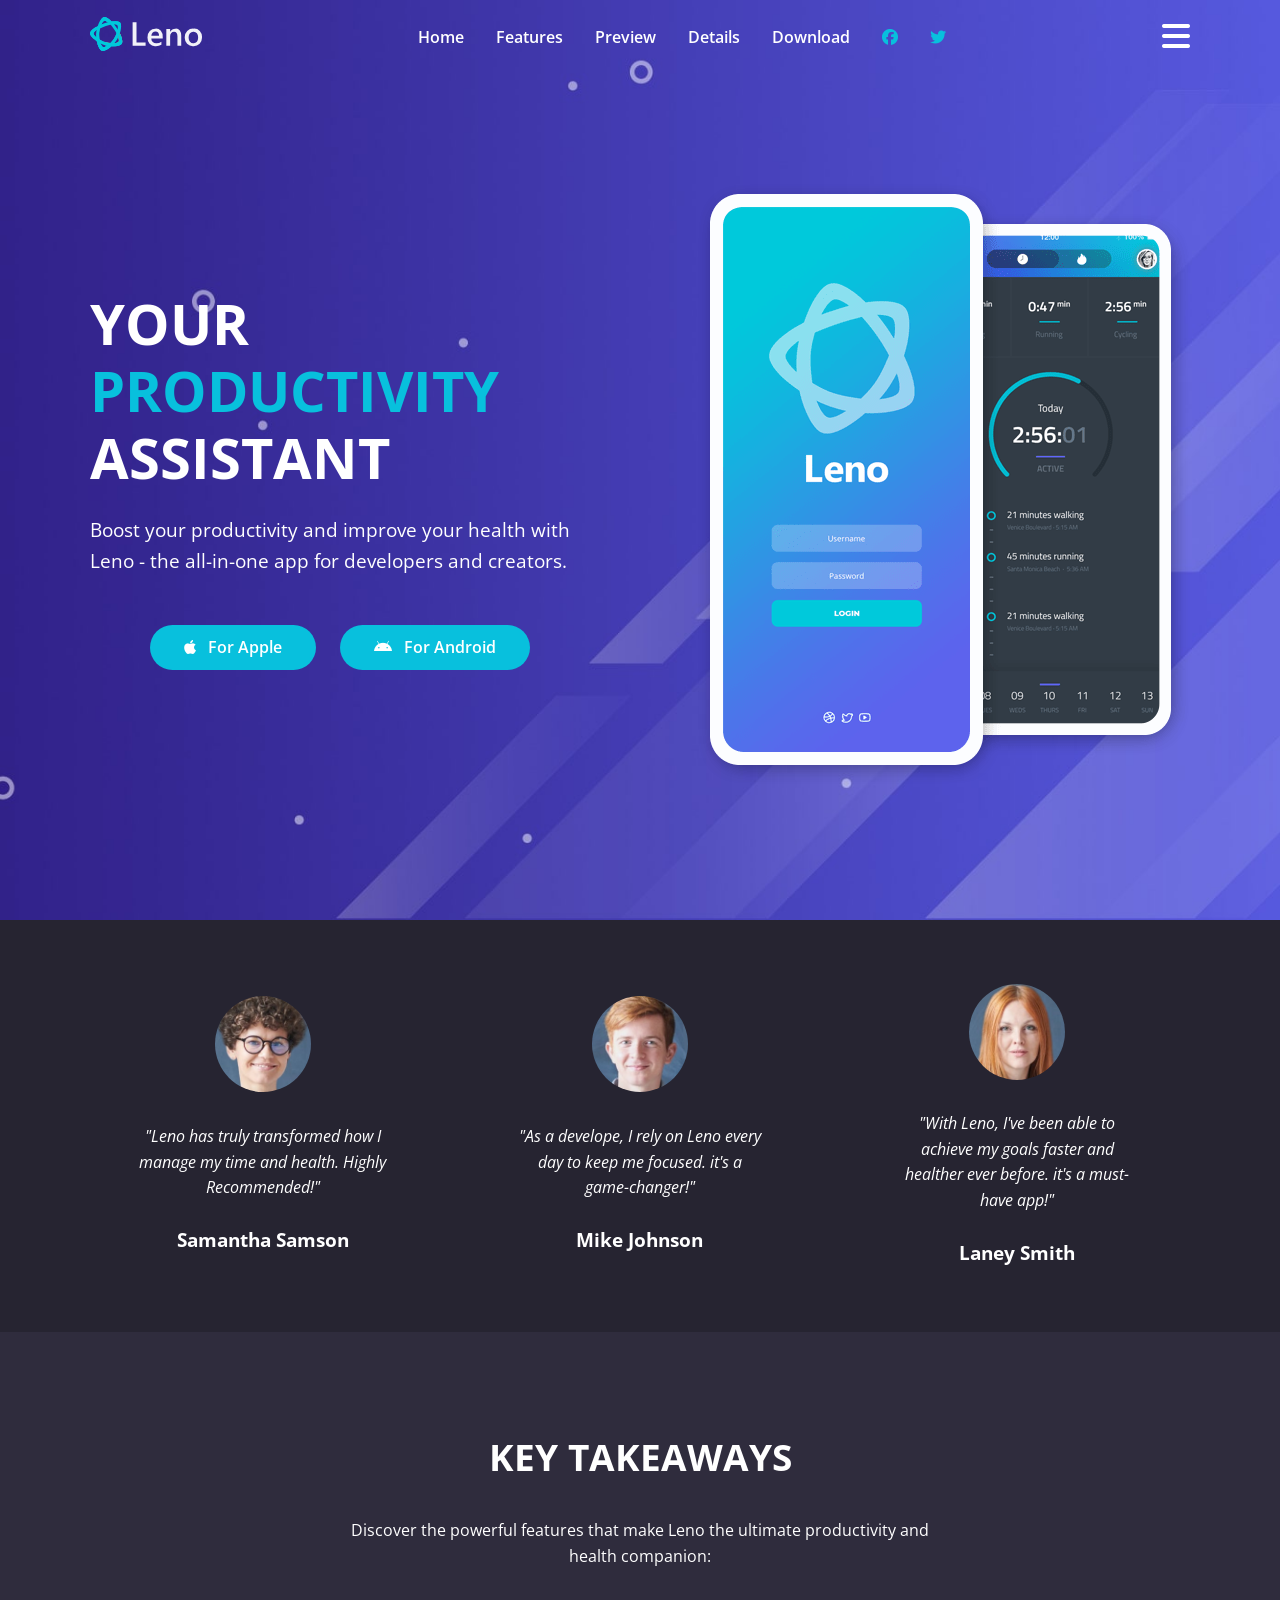
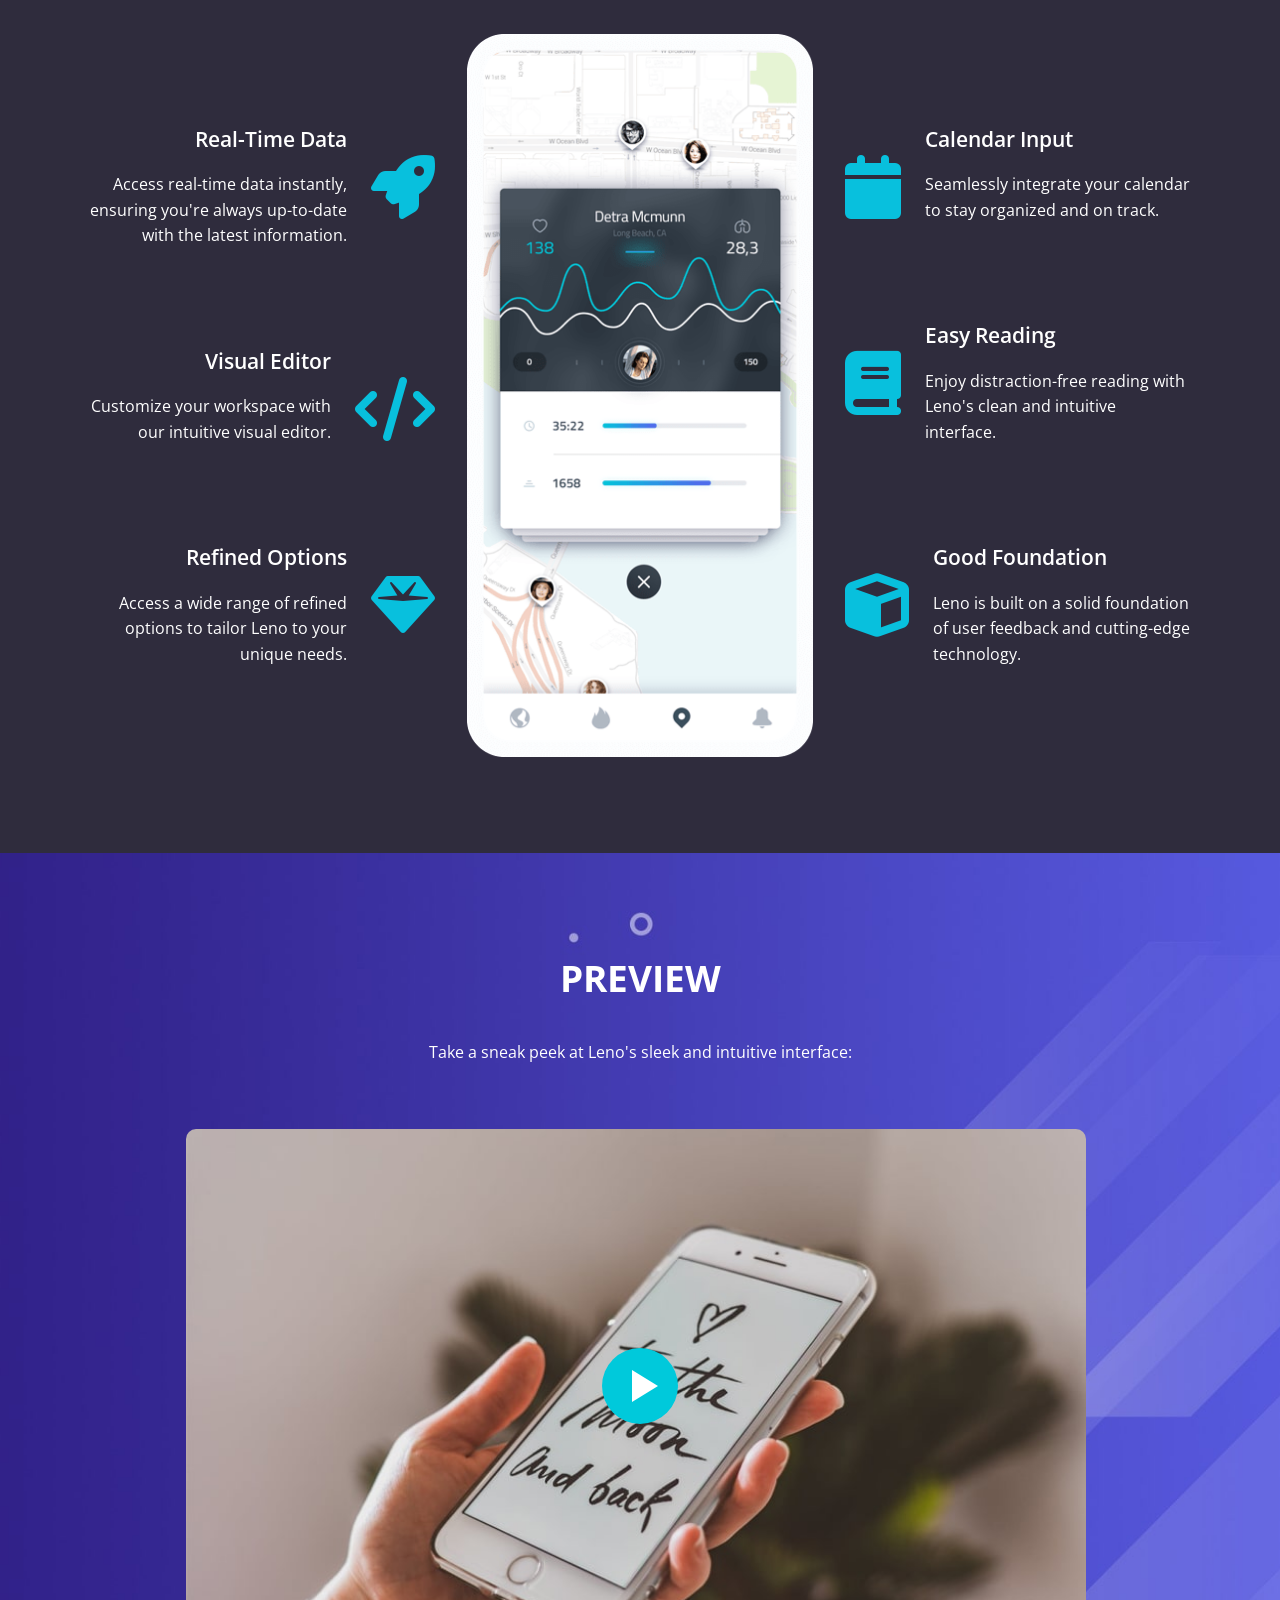
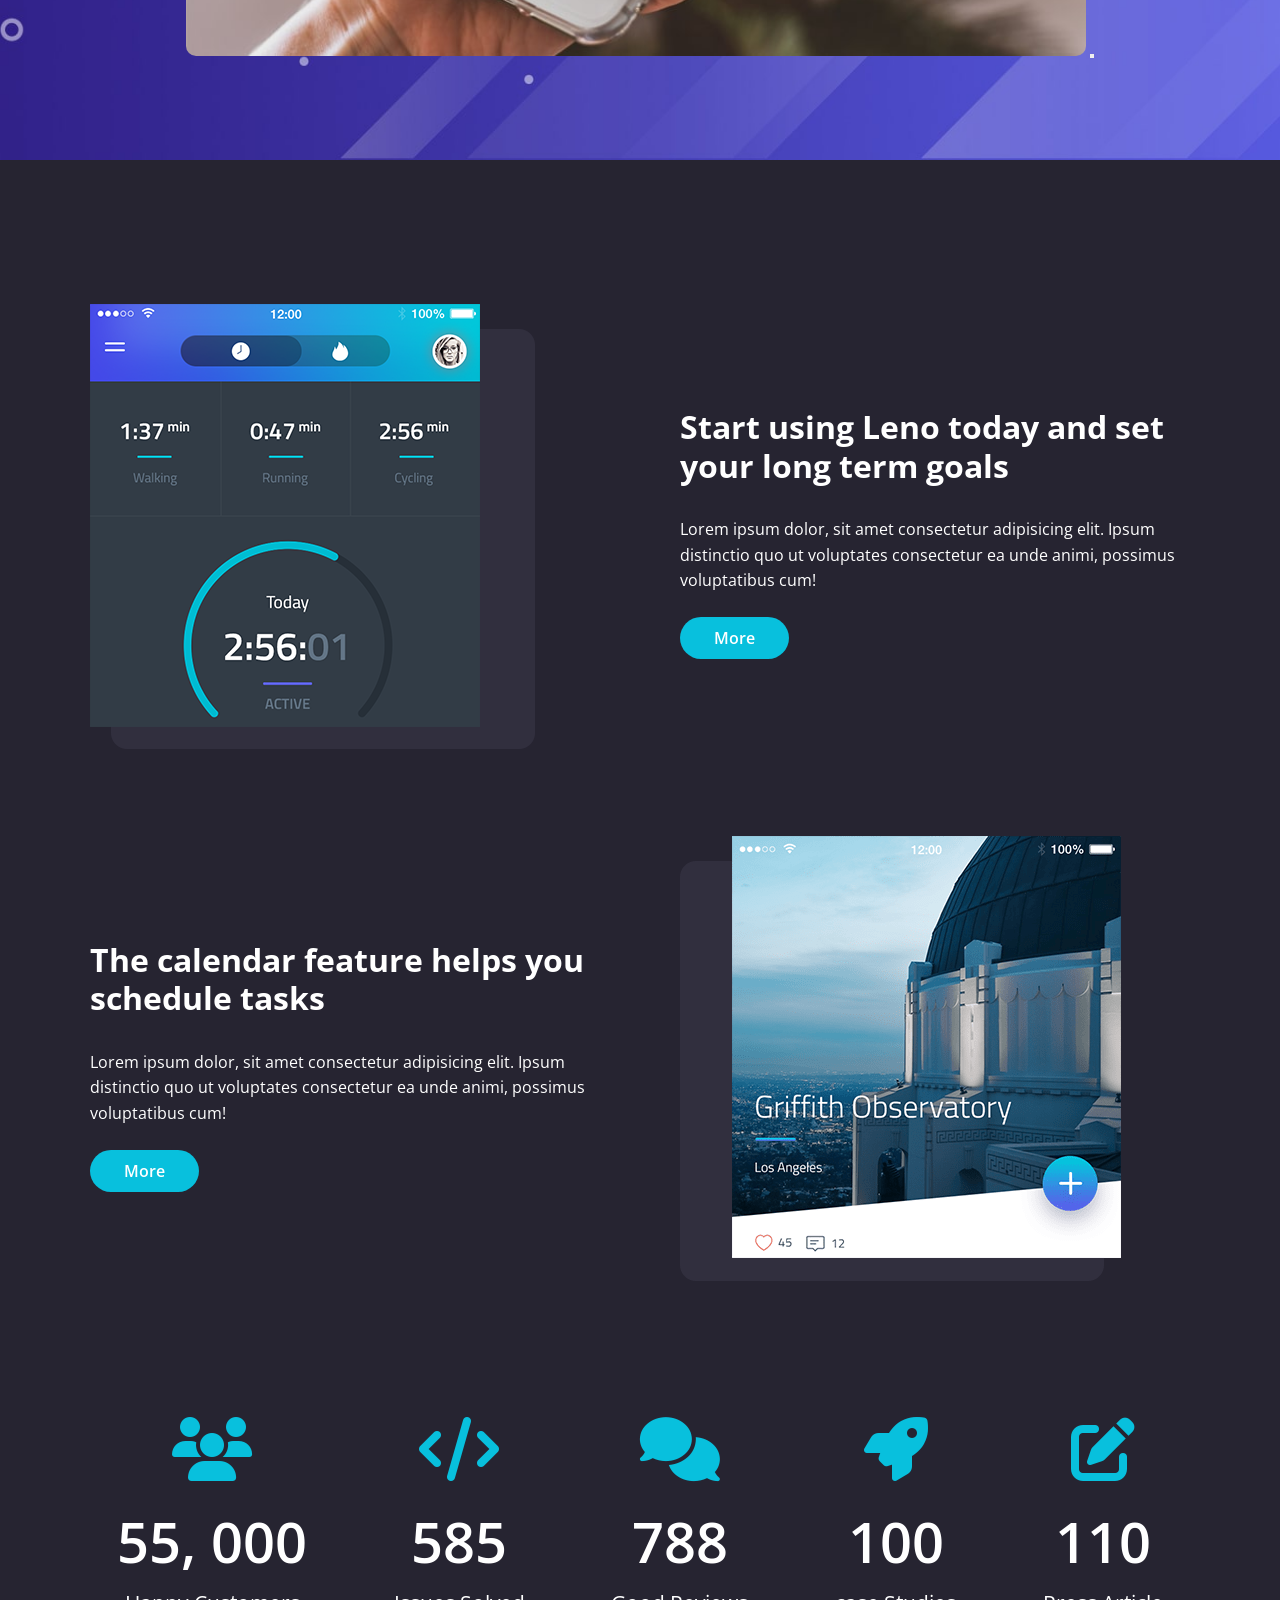
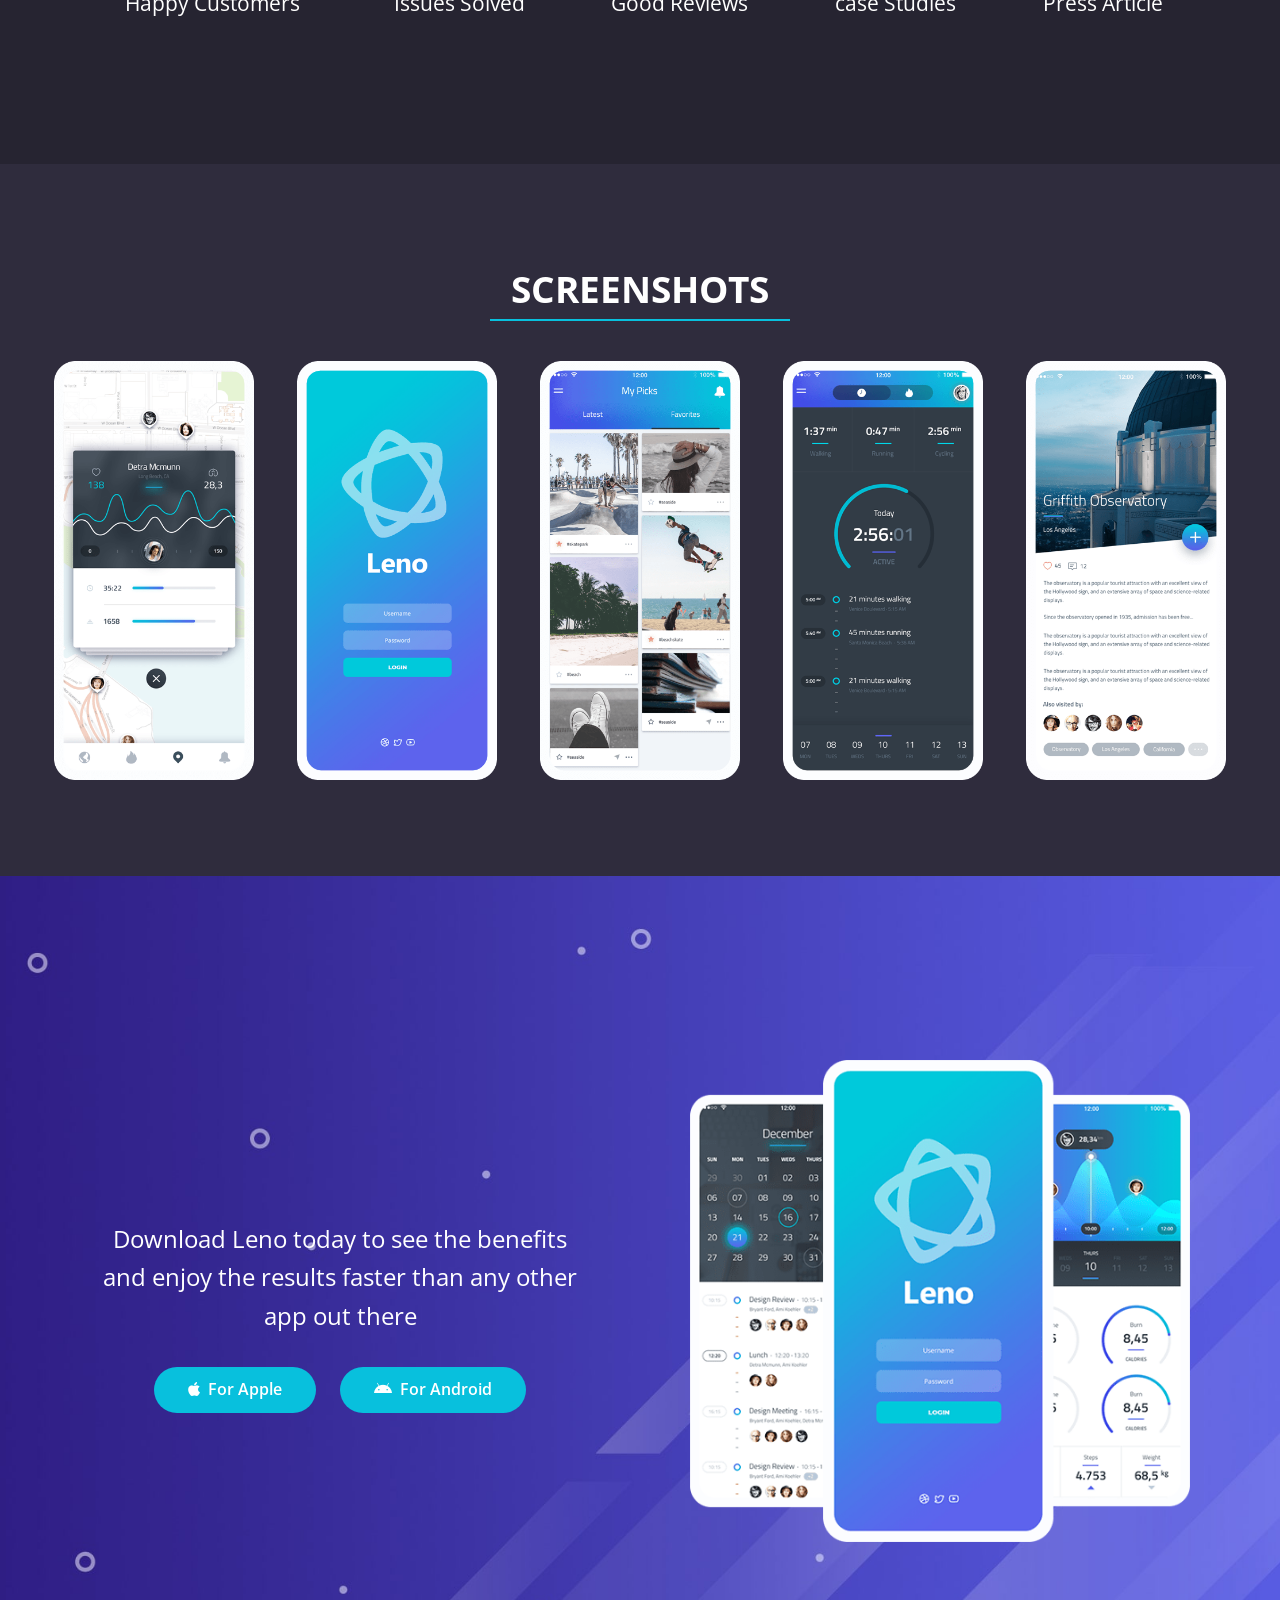
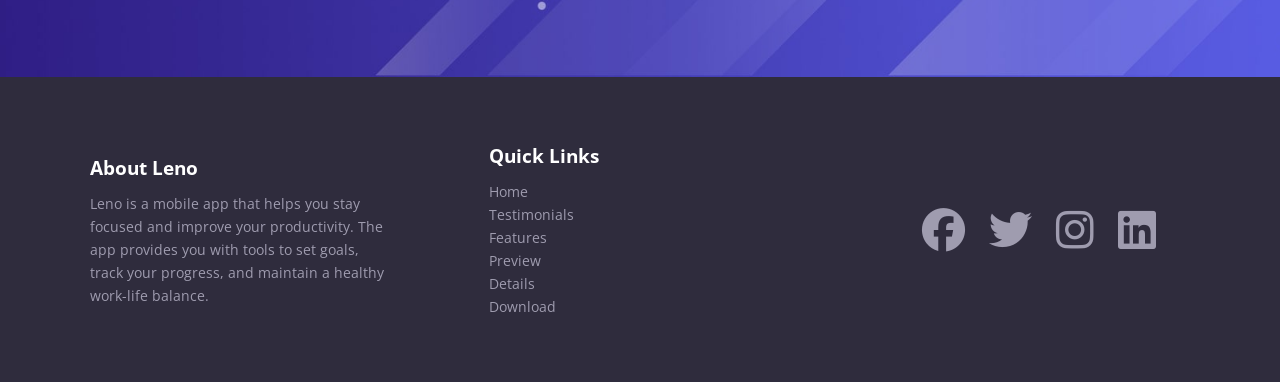
<file: index.html>
<!DOCTYPE html>
<html lang="en">
<head>
    <meta charset="UTF-8">
    <meta name="viewport" content="width=device-width, initial-scale=1.0">
    <link rel="preconnect" href="https://fonts.googleapis.com">
<link rel="preconnect" href="https://fonts.gstatic.com" crossorigin>
<link href="https://fonts.googleapis.com/css2?family=Open+Sans:ital,wght@0,300..800;1,300..800&display=swap" rel="stylesheet">
    <link rel="stylesheet" href="https://cdnjs.cloudflare.com/ajax/libs/font-awesome/6.5.2/css/all.min.css" integrity="sha512-SnH5WK+bZxgPHs44uWIX+LLJAJ9/2PkPKZ5QiAj6Ta86w+fsb2TkcmfRyVX3pBnMFcV7oQPJkl9QevSCWr3W6A==" crossorigin="anonymous" referrerpolicy="no-referrer">
    <link rel="stylesheet" href="./css/style.css">
    <link rel="icon" href="./images/favicon.png">
    <title>Leno App | Health & Productivity</title>
</head>
<body>
    
    <navbar class="navbar">
        <div class="navbar__container container">
            <div class="navbar__logo">
                <img src="./images/logo.svg" alt="Leno">
            </div>
            <div class="navbar__menu">
                <ul class="navbar__menu-list">
                    <li class="navbar__menu-item">
                        <a href="#" class="navbar__menu-link">Home</a>
                    </li>
                    <li class="navbar__menu-item">
                        <a href="#features" class="navbar__menu-link">Features</a>
                    </li>
                    <li class="navbar__menu-item">
                        <a href="#preview" class="navbar__menu-link">Preview</a>
                    </li>
                    <li class="navbar__menu-item">
                        <a href="#details" class="navbar__menu-link">Details</a>
                    </li>
                    <li class="navbar__menu-item">
                        <a href="#download" class="navbar__menu-link">Download</a>
                    </li>
                    <li class="navbar__menu-item">
                        <a href="#" class="navbar__menu-link--primary">
                            <i class="fa-brands fa-facebook"></i>
                        </a>
                    </li>
                    <li class="navbar__menu-item">
                        <a href="#" class="navbar__menu-link--primary">
                            <i class="fa-brands fa-twitter"></i>
                        </a>
                    </li>
                </ul>
            </div>
            <!-- Mobile Menu And Humburger Icon-->
             <div class="navbar__-mobile-menu">
                <div class="navbar__mobile-menu-toggle">
                    <i class="fas fa-bars fa-2x"></i>
                </div>
                <!--Mobile Menu Items-->
                <div class="navbar__mobile-menu-items">
                    <ul class="navbar__mobile-menu-list">
                        <li class="navbar__mobile-menu-item">
                        <a href="main.html" class="navbar__mobile-menu-link">Home</a>
                    </li>
                    <li class="navbar__mobile-menu-item">
                        <a href="#features" class="navbar__mobile-menu-link">Features</a>
                    </li>
                    <li class="navbar__mobile-menu-item">
                        <a href="#preview" class="navbar__mobile-menu-link">Preview</a>
                    </li>
                    <li class="navbar__mobile-menu-item">
                        <a href="#details" class="navbar__mobile-menu-link">Details</a>
                    </li>
                    <li class="navbar__mobile-menu-item">
                        <a href="#download" class="navbar__mobile-menu-link">Download</a>
                    </li>
                    <li class="navbar__mobile-menu-item">
                        <a href="#" class="navbar__mobile-menu-link--primary">
                            <i class="fa-brands fa-facebook"></i>
                        </a>
                    </li>
                    <li class="navbar__mobile-menu-item">
                        <a href="#" class="navbar__mobile-menu-link--primary">
                            <i class="fa-brands fa-twitter"></i>
                        </a>
                    </li>
                    </ul>
                </div>
             </div>
        </div>
    </navbar>
    


    <!--Hero-->
    <header class="hero">
        <div class="hero__container container">
            <div class="hero__content">
                <h1 class="hero__title">
                    Your <span class="hero__title--primary">productivity</span>
                    assistant
                </h1>
                <p class="hero__description">
                    Boost your productivity and improve your health with Leno
                    - the all-in-one app for developers and creators.
                </p>
                <div class="hero__buttons">
                    <a href="#download" class="hero__button btn">
                        <i class="fa-brands fa-apple"></i> For Apple
                    </a>

                    <a href="#download" class="hero__button btn">
                        <i class="fa-brands fa-android"></i> For Android
                    </a>
                </div>
            </div>
            <div class="hero__image">
                <img src="./images/header-smartphones.png" alt="Leno App">
            </div>
        </div>
    </header>
    <!-- Testimonials-->

    <section class="testimonials" id="testimonials">
        <div class="testimonials__container container">
            <div class="testimonials__card">
                <div class="testimonials__image">
                    <img src="./images/testimonial-1.jpg" alt="Testimonial 1">
                </div>
                <div class="testimonials__card--content">
                    <p class="testimonials__card-text">
                        "Leno has truly transformed how I manage my time and
                        health. Highly Recommended!"
                    </p>
                    <h3 class="testimonials__card-title">
                        Samantha Samson
                    </h3>
                </div>
            </div>

                <div class="testimonials__card">
                <div class="testimonials__image">
                    <img src="./images/testimonial-2.jpg" alt="Testimonial 2">
                </div>
                <div class="testimonials__card--content">
                    <p class="testimonials__card-text">
                        "As a develope, I rely on Leno every day to keep me 
                        focused. it's a game-changer!"
                    </p>
                    <h3 class="testimonials__card-title">
                        Mike Johnson
                    </h3>
                </div>
            </div>

                <div class="testimonials__card">
                <div class="testimonials__image">
                    <img src="./images/testimonial-3.jpg" alt="Testimonial 3">
                </div>
                <div class="testimonials__card--content">
                    <p class="testimonials__card-text">
                        "With Leno, I've been able to achieve my goals faster 
                        and healther ever before. it's a must-have app!"
                    </p>
                    <h3 class="testimonials__card-title">
                        Laney Smith
                    </h3>
                </div>
            </div>
        </div>
    </section>

    <!-- Features -->
    <section class="features" id="features">
      <div class="features__container container">
        <div class="features__content">
          <h2 class="features__title">Key Takeaways</h2>
          <p class="features__description">
            Discover the powerful features that make Leno the ultimate
            productivity and health companion:
          </p>
          <div class="features__grid">
            <!-- Grid Column 1 -->
            <div class="features__grid-column features__grid-column-left">
              <!-- Grid Item 1 -->
              <div class="features__grid-item">
                <div class="features__grid-item-text">
                  <h4 class="features__grid-item-text-title">Real-Time Data</h4>
                  <p class="features__grid-item-text-description">
                    Access real-time data instantly, ensuring you're always
                    up-to-date with the latest information.
                  </p>
                </div>
                <div class="features__grid-item-icon">
                  <i class="fas fa-rocket fa-4x"></i>
                </div>
              </div>
              <!-- Grid Item 2 -->
              <div class="features__grid-item">
                <div class="features__grid-item-text">
                  <h4 class="features__grid-item-text-title">Visual Editor</h4>
                  <p class="features__grid-item-text-description">
                    Customize your workspace with our intuitive visual editor.
                  </p>
                </div>
                <div class="features__grid-item-icon">
                  <i class="fas fa-code fa-4x"></i>
                </div>
              </div>
              <!-- Grid Item 3 -->
              <div class="features__grid-item">
                <div class="features__grid-item-text">
                  <h4 class="features__grid-item-text-title">
                    Refined Options
                  </h4>
                  <p class="features__grid-item-text-description">
                    Access a wide range of refined options to tailor Leno to
                    your unique needs.
                  </p>
                </div>
                <div class="features__grid-item-icon">
                  <i class="fas fa-gem fa-4x"></i>
                </div>
              </div>
            </div>

            <!-- Grid Column 2 -->
            <div class="features__grid-column features__grid-column-center">
              <img src="./images/features-smartphone-1.png" alt="" />
            </div>

            <!-- Grid Column 3 -->
            <div class="features__grid-column features__grid-column-right">
              <!-- Grid Item 1 -->
              <div class="features__grid-item">
                <div class="features__grid-item-text">
                  <h4 class="features__grid-item-text-title">Calendar Input</h4>
                  <p class="features__grid-item-text-description">
                    Seamlessly integrate your calendar to stay organized and on
                    track.
                  </p>
                </div>
                <div class="features__grid-item-icon">
                  <i class="fas fa-calendar fa-4x"></i>
                </div>
              </div>
              <!-- Grid Item 2 -->
              <div class="features__grid-item">
                <div class="features__grid-item-text">
                  <h4 class="features__grid-item-text-title">Easy Reading</h4>
                  <p class="features__grid-item-text-description">
                    Enjoy distraction-free reading with Leno's clean and
                    intuitive interface.
                  </p>
                </div>
                <div class="features__grid-item-icon">
                  <i class="fas fa-book fa-4x"></i>
                </div>
              </div>
              <!-- Grid Item 3 -->
              <div class="features__grid-item">
                <div class="features__grid-item-text">
                  <h4 class="features__grid-item-text-title">
                    Good Foundation
                  </h4>
                  <p class="features__grid-item-text-description">
                    Leno is built on a solid foundation of user feedback and
                    cutting-edge technology.
                  </p>
                </div>
                <div class="features__grid-item-icon">
                  <i class="fas fa-cube fa-4x"></i>
                </div>
              </div>
            </div>
          </div>
        </div>
      </div>
    </section>

    <!-- Modal -->

    <div class="modal" id="videoModal">
        <div class="modal__content">
             <span class="modal__close-button">&times;</span>
              <iframe src="" frameborder="0" id="videoPlayer" width="560" height="315" frameborder="0" allowfullscreen></iframe>
        </div>
    </div>
    <!-- Preview -->
    <section class="preview" id="preview">
      <div class="preview__container container">
        <div class="preview__content">
          <h2 class="preview__title">Preview</h2>
          <p class="preview__description">
            Take a sneak peek at Leno's sleek and intuitive interface:
          </p>
          <div class="preview__image-container">
            <div class="preview__video-wrapper">
              <img src="./images/video-frame.jpg" alt="preview" />
              <button class="preview__video-button">
                <span class="preview__video-play-button">
                  <span></span>
                </span>
              </button>
            </div>
          </div>
        </div>
      </div>
    </section>

    <!-- Details -->
     <section class="details" id="details">
      <div class="details__container container">
           <div class="details__grid">
                  <!-- Grid Item 1-->
                   <div class="details__grid-image">
                        <img src="./images/details-1.png" alt="Leno App">
                   </div>
                   <!--Grid Item 2-->
                     <div class="details__grid-content">
                        <h3 class="details__grid-heading">
                          Start using Leno today and set your long term goals
                        </h3>
                        <p class="details__grid-description">
                          Lorem ipsum dolor, sit amet consectetur adipisicing elit.
                           Ipsum distinctio quo ut voluptates consectetur ea unde animi, possimus voluptatibus cum!
                        </p>
                        <a href="details.html" class="details__grid-button btn">More</a>
                     </div>
                    <!-- Grid Item 3-->
                     <div class="details__grid-content">
                        <h3 class="details__grid-heading">
                          The calendar feature helps you schedule tasks
                        </h3>
                        <p class="details__grid-description">
                          Lorem ipsum dolor, sit amet consectetur adipisicing elit.
                           Ipsum distinctio quo ut voluptates consectetur ea unde animi, possimus voluptatibus cum!
                        </p>
                        <a href="details.html" class="details__grid-button btn">More</a>
                     </div>
                    
                     <!--Grid Item 4-->
                    <div class="details__grid-image">
                        <img src="./images/details-2.png" alt="Leno App">
                   </div>
           </div>
              <!-- Icons -->
               <div class="details__icons">
                  <div class="details__icon-item">
                    <i class="fas fa-users fa-4x"></i>
                    <div class="details__icons-amount">55, 000</div>
                    <h4 class="details__icons-title">
                      Happy Customers
                    </h4>
                  </div>
                    <div class="details__icon-item">
                    <i class="fas fa-code fa-4x"></i>
                    <div class="details__icons-amount">585</div>
                    <h4 class="details__icons-title">
                      Issues Solved
                    </h4>
                  </div>
                    <div class="details__icon-item">
                    <i class="fas fa-comments fa-4x"></i>
                    <div class="details__icons-amount">788</div>
                    <h4 class="details__icons-title">
                      Good Reviews
                    </h4>
                  </div>
                    <div class="details__icon-item">
                    <i class="fas fa-rocket fa-4x"></i>
                    <div class="details__icons-amount">100</div>
                    <h4 class="details__icons-title">
                      case Studies
                    </h4>
                  </div>
                    <div class="details__icon-item">
                    <i class="fas fa-edit fa-4x"></i>
                    <div class="details__icons-amount">110</div>
                    <h4 class="details__icons-title">
                      Press Article
                    </h4>
                  </div>
               </div>
      </div>
     </section>

     <!-- Screenshots -->
      <section class="screenshots" id="screenshots">
          <div class="screenshots__container container">
             <div class="screenshots__content">
                  <h2 class="screenshots__title">Screenshots</h2>
                  <div class="screenshots__images">
                      <img src="./images/screenshot-1.png" alt="screenshots">
                      <img src="./images/screenshot-2.png" alt="screenshots">
                      <img src="./images/screenshot-3.png" alt="screenshots">
                      <img src="./images/screenshot-4.png" alt="screenshots">
                      <img src="./images/screenshot-5.png" alt="screenshots">
                  </div>
             </div>
          </div>
      </section>


      <!-- Download -->
       
      <section class="download" id="download">

            <div class="download__container container">
                  <div class="download__content">
                      <p class="download__description">
                        Download Leno today to see the benefits and
                        enjoy the results faster than any other app out there
                      </p>

                      <div class="download__buttons">
                        <a href="details.html" class="download__button btn">
                          <i class="fa-brands fa-apple"></i>For Apple
                        </a>
                        <a href="details.html" class="download__button btn">
                          <i class="fa-brands fa-android"></i>For Android
                        </a>
                      </div>
                  </div>
                  <div class="download__image">
                    <img src="./images/download.png" alt="Download">
                  </div>
            </div>
      </section>

      


    <!-- Footer -->


    <footer class="footer">
      <div class="footer__container container">
        <div class="footer__about">
          <h4 class="footer__title">About Leno</h4>
          <p class="footer__description">
            Leno is a mobile app that helps you stay focused and improve your
            productivity. The app provides you with tools to set goals, track
            your progress, and maintain a healthy work-life balance.
          </p>
        </div>

        <div class="footer__links">
          <h4 class="footer__title">Quick Links</h4>
          <ul class="footer__links-list">
            <li class="footer__links-item">
              <a href="index.html" class="footer__links-link"> Home </a>
            </li>
            <li class="footer__links-item">
              <a href="index.html#testimonials" class="footer__links-link">
                Testimonials
              </a>
            </li>
            <li class="footer__links-item">
              <a href="index.html#features" class="footer__links-link">
                Features
              </a>
            </li>
            <li class="footer__links-item">
              <a href="index.html#preview" class="footer__links-link">
                Preview
              </a>
            </li>
            <li class="footer__links-item">
              <a href="index.html#details" class="footer__links-link">
                Details
              </a>
            </li>
            <li class="footer__links-item">
              <a href="index.html#download" class="footer__links-link">
                Download
              </a>
            </li>
          </ul>
        </div>

        <div class="footer__social">
          <a href="#" class="footer__social-link">
            <i class="fa-brands fa-facebook fa-3x"></i>
          </a>
          <a href="#" class="footer__social-link">
            <i class="fa-brands fa-twitter fa-3x"></i>
          </a>
          <a href="#" class="footer__social-link">
            <i class="fa-brands fa-instagram fa-3x"></i>
          </a>
          <a href="#" class="footer__social-link">
            <i class="fa-brands fa-linkedin fa-3x"></i>
          </a>
        </div>
      </div>
    </footer>
</body>

    <script src="./js/script.js"></script>
</body>
</html>
</file>
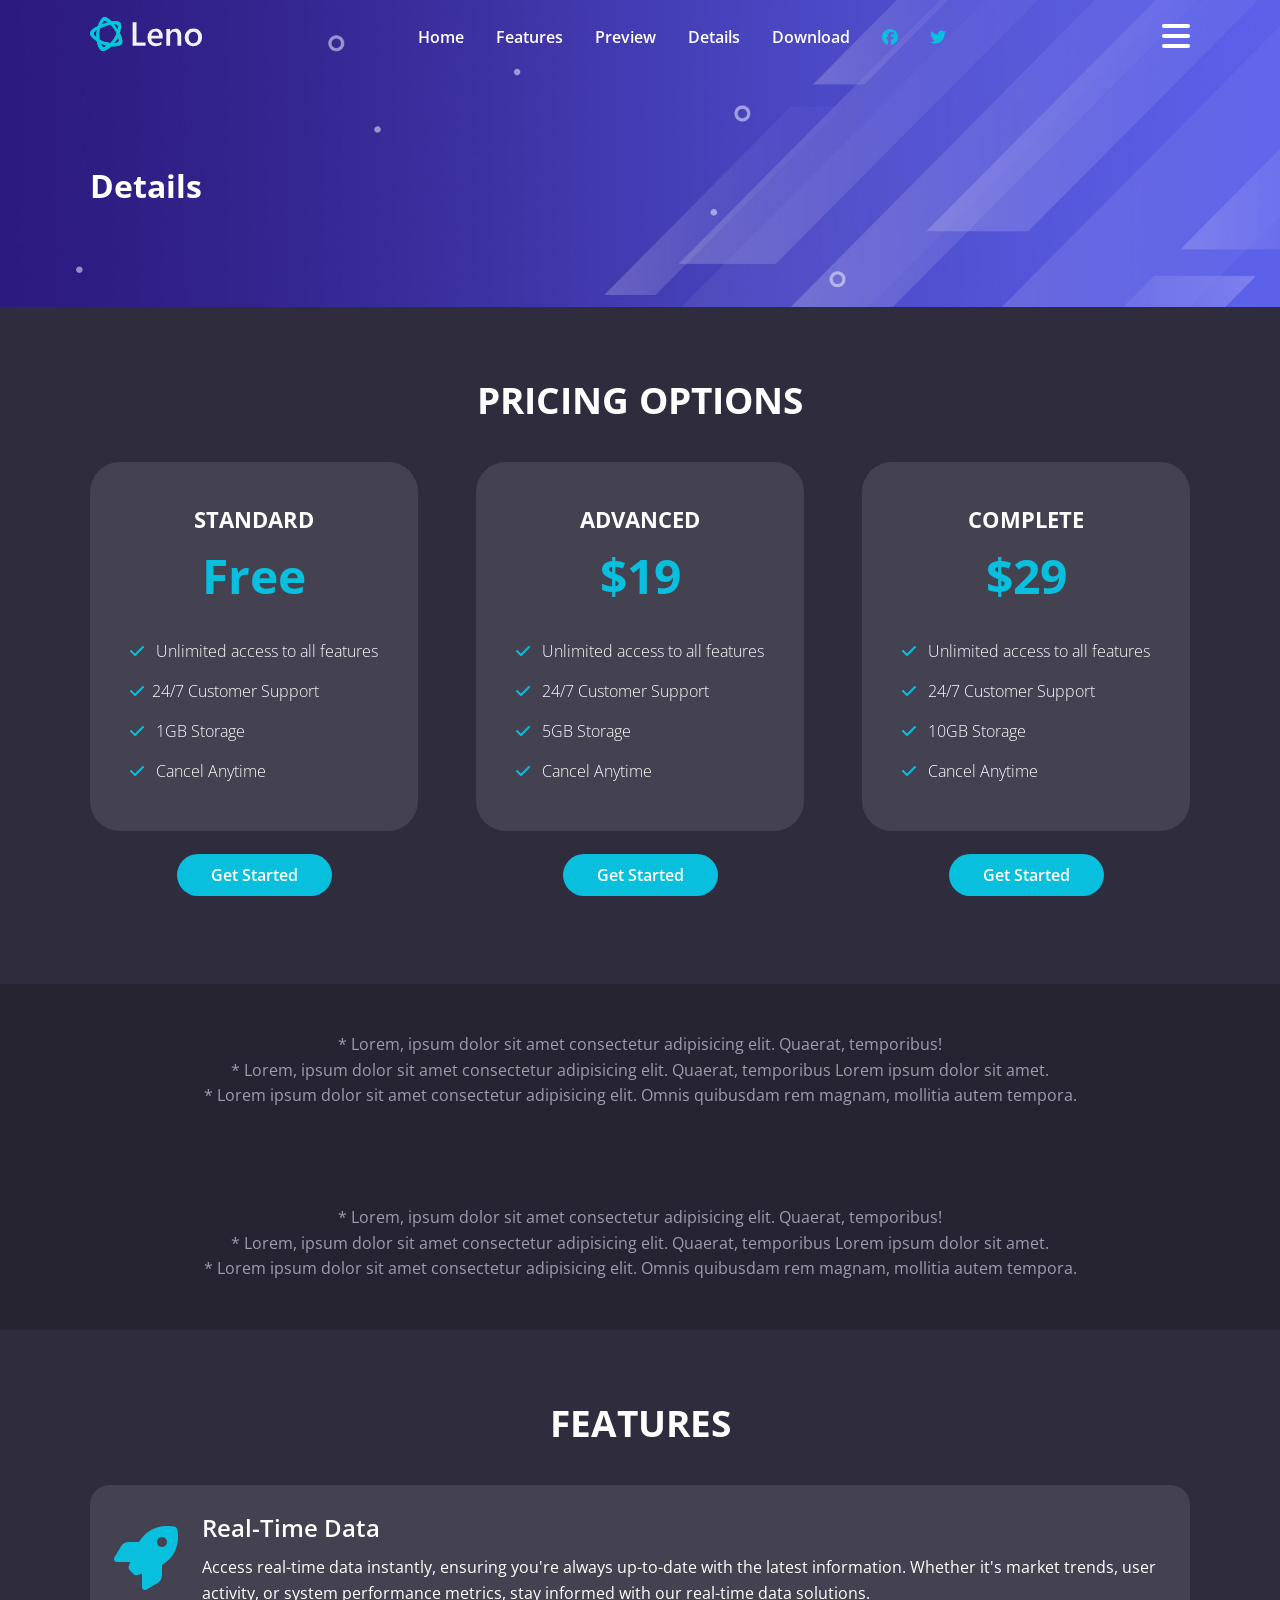
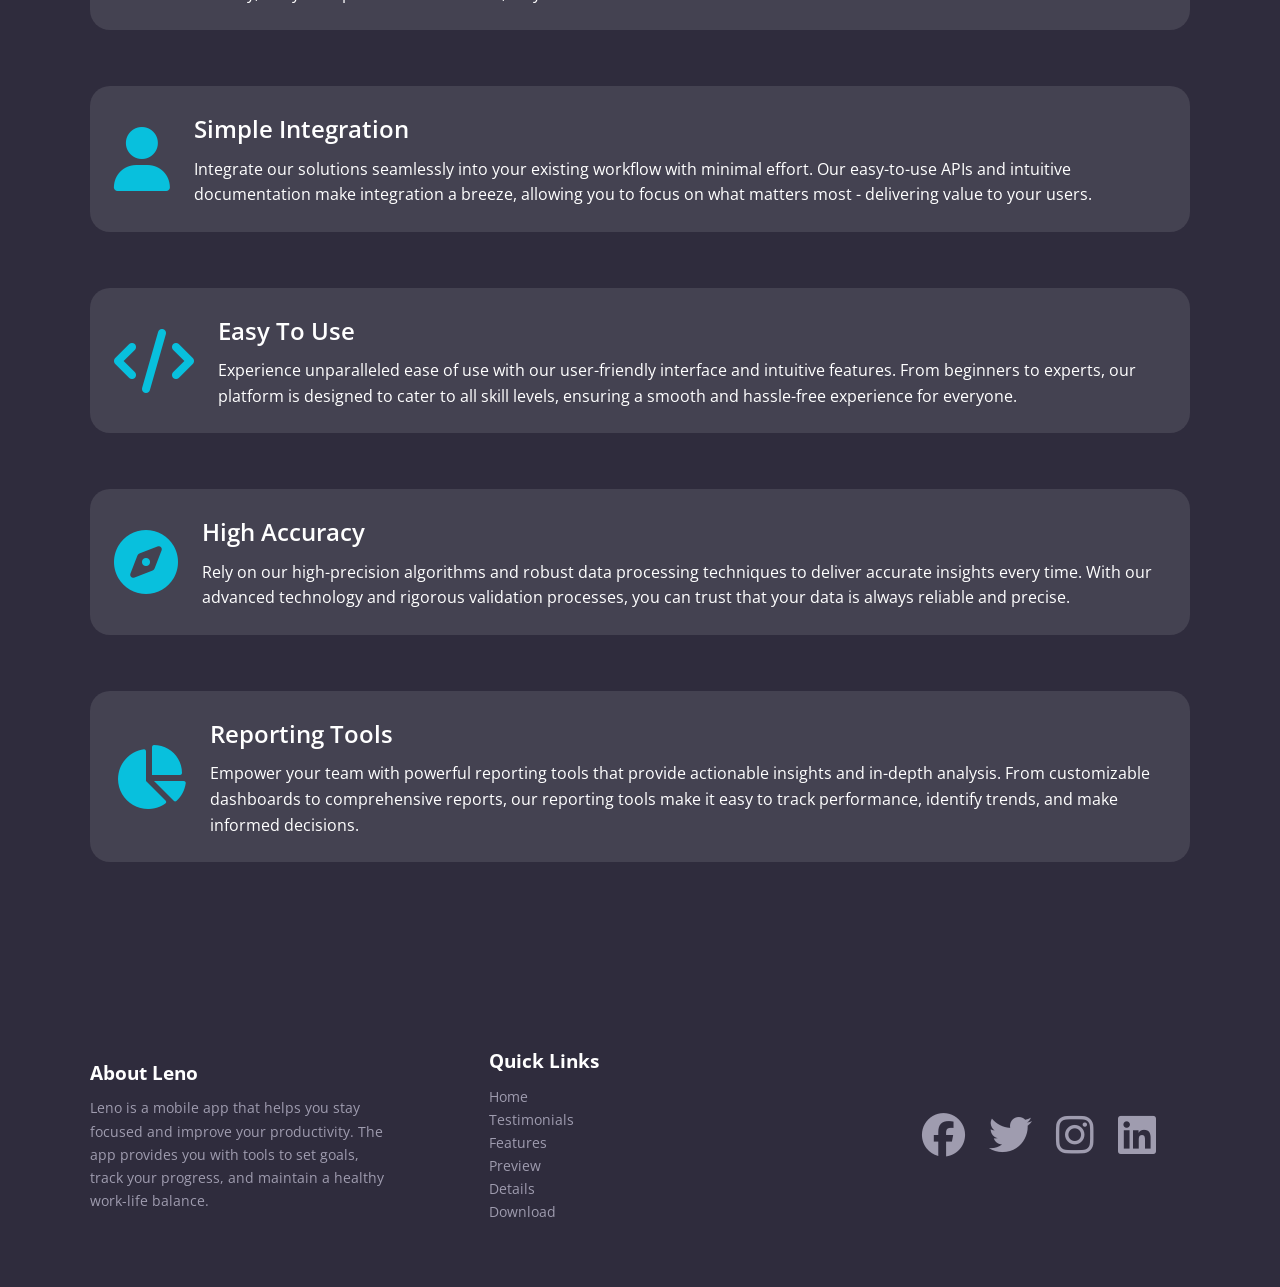
<file: details.html>
<!DOCTYPE html>
<html lang="en">
<head>
    <meta charset="UTF-8">
    <meta name="viewport" content="width=device-width, initial-scale=1.0">
    <link rel="preconnect" href="https://fonts.googleapis.com">
<link rel="preconnect" href="https://fonts.gstatic.com" crossorigin>
<link href="https://fonts.googleapis.com/css2?family=Open+Sans:ital,wght@0,300..800;1,300..800&display=swap" rel="stylesheet">
    <link rel="stylesheet" href="https://cdnjs.cloudflare.com/ajax/libs/font-awesome/6.5.2/css/all.min.css" integrity="sha512-SnH5WK+bZxgPHs44uWIX+LLJAJ9/2PkPKZ5QiAj6Ta86w+fsb2TkcmfRyVX3pBnMFcV7oQPJkl9QevSCWr3W6A==" crossorigin="anonymous" referrerpolicy="no-referrer">
    <link rel="stylesheet" href="./css/style.css">
    <link rel="icon" href="./images/favicon.png">
    <title>Leno App | Health & Productivity</title>
</head>
<body>
    
    <navbar class="navbar">
        <div class="navbar__container container">
            <div class="navbar__logo">
                <img src="./images/logo.svg" alt="Leno">
            </div>
            <div class="navbar__menu">
                <ul class="navbar__menu-list">
                    <li class="navbar__menu-item">
                        <a href="main.html" class="navbar__menu-link">Home</a>
                    </li>
                    <li class="navbar__menu-item">
                        <a href="#features" class="navbar__menu-link">Features</a>
                    </li>
                    <li class="navbar__menu-item">
                        <a href="#preview" class="navbar__menu-link">Preview</a>
                    </li>
                    <li class="navbar__menu-item">
                        <a href="#details" class="navbar__menu-link">Details</a>
                    </li>
                    <li class="navbar__menu-item">
                        <a href="#download" class="navbar__menu-link">Download</a>
                    </li>
                    <li class="navbar__menu-item">
                        <a href="#" class="navbar__menu-link--primary">
                            <i class="fa-brands fa-facebook"></i>
                        </a>
                    </li>
                    <li class="navbar__menu-item">
                        <a href="#" class="navbar__menu-link--primary">
                            <i class="fa-brands fa-twitter"></i>
                        </a>
                    </li>
                </ul>
            </div>
            <!-- Mobile Menu And Humburger Icon-->
             <div class="navbar__-mobile-menu">
                <div class="navbar__mobile-menu-toggle">
                    <i class="fas fa-bars fa-2x"></i>
                </div>
                <!--Mobile Menu Items-->
                <div class="navbar__mobile-menu-items">
                    <ul class="navbar__mobile-menu-list">
                        <li class="navbar__mobile-menu-item">
                        <a href="main.html" class="navbar__mobile-menu-link">Home</a>
                    </li>
                    <li class="navbar__mobile-menu-item">
                        <a href="#features" class="navbar__mobile-menu-link">Features</a>
                    </li>
                    <li class="navbar__mobile-menu-item">
                        <a href="#preview" class="navbar__mobile-menu-link">Preview</a>
                    </li>
                    <li class="navbar__mobile-menu-item">
                        <a href="#details" class="navbar__mobile-menu-link">Details</a>
                    </li>
                    <li class="navbar__mobile-menu-item">
                        <a href="#download" class="navbar__mobile-menu-link">Download</a>
                    </li>
                    <li class="navbar__mobile-menu-item">
                        <a href="#" class="navbar__mobile-menu-link--primary">
                            <i class="fa-brands fa-facebook"></i>
                        </a>
                    </li>
                    <li class="navbar__mobile-menu-item">
                        <a href="#" class="navbar__mobile-menu-link--primary">
                            <i class="fa-brands fa-twitter"></i>
                        </a>
                    </li>
                    </ul>
                </div>
             </div>
        </div>
    </navbar>
    

    <!-- Inner Header  -->
    <header class="inner-header">

        <div class="inner-header__container container">
            <h1 class="inner-header__title">Details</h1>
        </div>
    </header>


    <!-- Pricing -->

    <section class="pricing">

            <div class="pricing__container container">
                <h2 class="pricing__title">Pricing Options</h2>

                    <div class="pricing__cards">

                        <!--card 1-->
                        <div class="pricing__card">
                            <div class="pricing__card-box">
                                <h4 class="pricing__card-title">Standard</h4>
                                <h3 class="pricing__card-price">Free</h3>
                                    <div class="pricing__card-body">
                                        <ul class="pricing__card-list">
                                            <li class="pricing__card-item">
                                                <i class="fas fa-check"></i> Unlimited access to all
                                                features
                                            </li>
                                            <li class="pricing__card-item">
                                                <i class="fas fa-check"></i>24/7 Customer Support
                                            </li>
                                            <li class="pricing__card-item">
                                                <i class="fas fa-check"></i>
                                                1GB Storage
                                            </li>
                                            <li class="pricing__card-item">
                                                <i class="fas fa-check"></i>
                                                Cancel Anytime
                                            </li>
                                        </ul>
                                    </div>
                            </div>
                            <a href="#" class="pricing__card-button btn">Get Started</a>
                        </div>

                        <!-- Card 2 -->
                            <div class="pricing__card">
                            <div class="pricing__card-box">
                                <h4 class="pricing__card-title">Advanced</h4>
                                <h3 class="pricing__card-price">$19</h3>
                                    <div class="pricing__card-body">
                                        <ul class="pricing__card-list">
                                            <li class="pricing__card-item">
                                                <i class="fas fa-check"></i> Unlimited access to all
                                                features
                                            </li>
                                            <li class="pricing__card-item">
                                                <i class="fas fa-check"></i>
                                                24/7 Customer Support
                                            </li>
                                            <li class="pricing__card-item">
                                                <i class="fas fa-check"></i>
                                                5GB Storage
                                            </li>
                                            <li class="pricing__card-item">
                                                <i class="fas fa-check"></i>
                                                Cancel Anytime
                                            </li>
                                        </ul>
                                    </div>
                            </div>
                            <a href="#" class="pricing__card-button btn">Get Started</a>
                        </div>

                         <!-- Card 3 -->
                          
                            <div class="pricing__card">
                            <div class="pricing__card-box">
                                <h4 class="pricing__card-title">Complete</h4>
                                <h3 class="pricing__card-price">$29</h3>
                                    <div class="pricing__card-body">
                                        <ul class="pricing__card-list">
                                            <li class="pricing__card-item">
                                                <i class="fas fa-check"></i> Unlimited access to all
                                                features
                                            </li>
                                            <li class="pricing__card-item">
                                                <i class="fas fa-check"></i>
                                                24/7 Customer Support
                                            </li>
                                            <li class="pricing__card-item">
                                                <i class="fas fa-check"></i>
                                                10GB Storage
                                            </li>
                                            <li class="pricing__card-item">
                                                <i class="fas fa-check"></i>
                                                Cancel Anytime
                                            </li>
                                        </ul>
                                    </div>
                            </div>
                            <a href="#" class="pricing__card-button btn">Get Started</a>
                        </div>
                    </div>
            </div>
    </section>


    <!-- Pricing Notes -->

    <section class="pricing-notes">
      <div class="pricing-notes__container container">
        <p class="pricing-notes__text">
          * Lorem, ipsum dolor sit amet consectetur adipisicing elit. Quaerat,
          temporibus!
        </p>
        <p class="pricing-notes__text">
          * Lorem, ipsum dolor sit amet consectetur adipisicing elit. Quaerat,
          temporibus Lorem ipsum dolor sit amet.
        </p>
        <p class="pricing-notes__text">
          * Lorem ipsum dolor sit amet consectetur adipisicing elit. Omnis
          quibusdam rem magnam, mollitia autem tempora.
        </p>
      </div>
    </section>


    
    <!-- Pricing Notes -->
    <section class="pricing-notes">
      <div class="pricing-notes__container container">
        <p class="pricing-notes__text">
          * Lorem, ipsum dolor sit amet consectetur adipisicing elit. Quaerat,
          temporibus!
        </p>
        <p class="pricing-notes__text">
          * Lorem, ipsum dolor sit amet consectetur adipisicing elit. Quaerat,
          temporibus Lorem ipsum dolor sit amet.
        </p>
        <p class="pricing-notes__text">
          * Lorem ipsum dolor sit amet consectetur adipisicing elit. Omnis
          quibusdam rem magnam, mollitia autem tempora.
        </p>
      </div>
    </section>

    <!-- Details Features -->
    <section class="details-features">
      <div class="details-features__container container">
        <h2 class="details-features__title">Features</h2>
        <div class="details-features__list">
          <!-- Item 1 -->
          <div class="details-features__list-item">
            <i class="fas fa-rocket fa-4x"></i>
            <div class="details-features__list-text">
              <h3 class="details-features__list-title">Real-Time Data</h3>
              <p class="details-features__list-description">
                Access real-time data instantly, ensuring you're always
                up-to-date with the latest information. Whether it's market
                trends, user activity, or system performance metrics, stay
                informed with our real-time data solutions.
              </p>
            </div>
          </div>

          <!-- Item 2 -->
          <div class="details-features__list-item">
            <i class="fas fa-user fa-4x"></i>
            <div class="details-features__list-text">
              <h3 class="details-features__list-title">Simple Integration</h3>
              <p class="details-features__list-description">
                Integrate our solutions seamlessly into your existing workflow
                with minimal effort. Our easy-to-use APIs and intuitive
                documentation make integration a breeze, allowing you to focus
                on what matters most - delivering value to your users.
              </p>
            </div>
          </div>

          <!-- Item 3 -->
          <div class="details-features__list-item">
            <i class="fas fa-code fa-4x"></i>
            <div class="details-features__list-text">
              <h3 class="details-features__list-title">Easy To Use</h3>
              <p class="details-features__list-description">
                Experience unparalleled ease of use with our user-friendly
                interface and intuitive features. From beginners to experts, our
                platform is designed to cater to all skill levels, ensuring a
                smooth and hassle-free experience for everyone.
              </p>
            </div>
          </div>

          <!-- Item 4 -->
          <div class="details-features__list-item">
            <i class="fas fa-compass fa-4x"></i>
            <div class="details-features__list-text">
              <h3 class="details-features__list-title">High Accuracy</h3>
              <p class="details-features__list-description">
                Rely on our high-precision algorithms and robust data processing
                techniques to deliver accurate insights every time. With our
                advanced technology and rigorous validation processes, you can
                trust that your data is always reliable and precise.
              </p>
            </div>
          </div>

          <!-- Item 5 -->
          <div class="details-features__list-item">
            <i class="fas fa-chart-pie fa-4x"></i>
            <div class="details-features__list-text">
              <h3 class="details-features__list-title">Reporting Tools</h3>
              <p class="details-features__list-description">
                Empower your team with powerful reporting tools that provide
                actionable insights and in-depth analysis. From customizable
                dashboards to comprehensive reports, our reporting tools make it
                easy to track performance, identify trends, and make informed
                decisions.
              </p>
            </div>
          </div>
        </div>
      </div>
    </section>

    <!-- Footer -->

    
    <footer class="footer">
      <div class="footer__container container">
        <div class="footer__about">
          <h4 class="footer__title">About Leno</h4>
          <p class="footer__description">
            Leno is a mobile app that helps you stay focused and improve your
            productivity. The app provides you with tools to set goals, track
            your progress, and maintain a healthy work-life balance.
          </p>
        </div>

        <div class="footer__links">
          <h4 class="footer__title">Quick Links</h4>
          <ul class="footer__links-list">
            <li class="footer__links-item">
              <a href="index.html" class="footer__links-link"> Home </a>
            </li>
            <li class="footer__links-item">
              <a href="index.html#testimonials" class="footer__links-link">
                Testimonials
              </a>
            </li>
            <li class="footer__links-item">
              <a href="index.html#features" class="footer__links-link">
                Features
              </a>
            </li>
            <li class="footer__links-item">
              <a href="index.html#preview" class="footer__links-link">
                Preview
              </a>
            </li>
            <li class="footer__links-item">
              <a href="index.html#details" class="footer__links-link">
                Details
              </a>
            </li>
            <li class="footer__links-item">
              <a href="index.html#download" class="footer__links-link">
                Download
              </a>
            </li>
          </ul>
        </div>

        <div class="footer__social">
          <a href="#" class="footer__social-link">
            <i class="fa-brands fa-facebook fa-3x"></i>
          </a>
          <a href="#" class="footer__social-link">
            <i class="fa-brands fa-twitter fa-3x"></i>
          </a>
          <a href="#" class="footer__social-link">
            <i class="fa-brands fa-instagram fa-3x"></i>
          </a>
          <a href="#" class="footer__social-link">
            <i class="fa-brands fa-linkedin fa-3x"></i>
          </a>
        </div>
      </div>
    </footer>
</body>

    <script src="./js/script.js"></script>
</body>
</html>
</file>
<file: css/style.css>
*, *:before, *:after{

    margin: 0;
    padding: 0;
    box-sizing: border-box;
    
}

:root{

    --primary-color: #08c0dd;
    --secondary-color: #262431;
    --tertiary-color: #2f2c3d;
}

html, body{

    font-family: 'Open Sans', sans-serif;
    background: var(--secondary-color);
    color: #fff;
    line-height: 1.6;
    scroll-behavior: smooth;
}

a {
    color: #fff;
    text-decoration: none;
}

ul {

    list-style: none;
}

img {

    max-width: 100%;
}

.container {
    max-width: 1100px;
    margin: 0 auto;
}

.btn{

    padding: 0.5rem 2rem;
    background-color: var(--primary-color);
    border: 2px solid transparent;
    color: #fff;
    font-weight: 600;
    border-radius: 50px;
    transition: background-color 0.3s ease;
}

.btn:hover {

    background-color: var(--secondary-color);
    border-color: var(--primary-color);
}


/*Navbar*/
.navbar {
    padding: 1rem 2rem;
    position: fixed;
    top: 0;
    right: 0;
    left: 0;
    z-index: 1000;
    background-color: transparent;
    transition: background-color 0.3s ease-in-out;
}

.navbar.navbar--scroll {
    
    background-color: rgba(38, 36, 49, 0.8);
    backdrop-filter: blure(10px);
}

.navbar__container {

    display: flex;
    justify-content: space-between;
    align-items: center;
}

.navbar__logo img {

    width: 112px;
    height: 36px;
}

.navbar__menu-list {

    display: flex;
    align-items: center;
    gap: 2rem;
    font-weight: 600;
}


.navbar__menu-link:hover,.navbar__mobile-menu-link:hover{
     
    color: var(--primary-color);

}
.navbar__menu-link--primary,.navbar__mobile-menu-link--primary{

    color: var(--primary-color);
}

.navbar__menu-link--primary:hover, .navbar__mobile-menu-link--primary:hover{

    color: #fff;
}


/*Mobile Menu*/
.navbar__mobile-menu {
    
    display: none;
    cursor: pointer;

}

.navbar__mobile-menu-items {

    position: absolute;
    top: 100%;
    left: 0;
    width: 100%;
    background: var(--secondary-color);
    opacity: 0.95;
    padding: 3rem 2rem;
    text-align: center;
    box-shadow: 0.2px 5px rgba(255, 255, 255, 0.1);
    border-top: 1px solid rgba(255, 255, 255, 0.1);
    transition: transform 0.3s ease-in-out;
}

.navbar__mobile-menu-list {
    
    display: flex;
    flex-direction: column;
    gap: 2rem;
    font-size: 1.2rem;

}

.navbar__mobile-menu-items {

    transform: translateX(100%);

}

.navbar__mobile-menu-items.active {

    transform: translateX(0);
    
}

/* Hero */

.hero {

    background: #000 url('../images/header-background.jpg') center 
    center/cover no-repeat;
    
    padding: 11.5rem 2rem 8rem;
}

.hero__container {

    display: flex;
    justify-content: space-between;
    align-items: center;
    gap: 2rem;
}

.hero__content {

    max-width: 500px;
}

.hero__title{

    font-size: 3.5rem;
    text-transform: uppercase;
    font-weight: 700;
    line-height: 1.2;
}

.hero__title--primary {

    color: var(--primary-color);
}

.hero__description {

    margin-top: 1.5rem;
    font-size: 1.2rem;
    line-height: 1.6;
}

.hero__image img {

    max-width: 500px;
}

.hero__buttons {

    display: flex;
    justify-content: center;
    align-items: center;
    gap: 1.5rem;
    margin-top: 2rem;
}

.hero__buttons {
    
    padding: 1rem 2rem;
}

.hero__button i {

    margin-right: 0.5rem;
}



/*Testimonils*/

.testimonials {

    padding: 4rem 2rem;
    text-align: center;

}

.testimonials__container {

    display: grid;
    grid-template-columns: repeat(3,1fr);
    gap: 2rem;
    align-items: center;
    justify-content: center;
}

.testimonials__card {

    padding: 0 3rem;
}

.testimonials__image img {

    width: 96px;
    height: 96px;
    border-radius: 50%;
    margin-right: auto;
    margin-left: auto;
    margin-bottom: 1.5rem;
}

.testimonials__card-text {

    font-style: italic;
    margin-bottom: 1.5rem;

}


/*Features*/

.features {

    background-color: var(--tertiary-color);
    padding: 6rem 2rem;
}

.features__container {
    
    text-align: center;
}

.features__title {

    font-size: 2.3rem;
    margin-bottom: 2rem;
    text-transform: uppercase;
}

.features__description {

    max-width: 600px;
    margin: 1rem auto 4rem;
}

.features__grid {
    
    display: grid;
    grid-template-columns: repeat(3, 1fr);
    gap: 2rem;
}

.features__grid-column {

    display: flex;
    flex-direction: column;
    align-items: center;
    justify-content: center;
    gap: 6rem;
}

.features__grid-item {

    display: flex;
    align-items: start;
    justify-content: start;
    text-align: right;
    gap: 1.5rem;
}

.features__grid-item-text-title {

    font-size: 1.3rem;
    font-weight: 600;
    margin-bottom: 1rem;
}

.features__grid-item-icon {

    margin-top: 2rem;
}

.features__grid-item-icon i {

    color: var(--primary-color);
}

.features__grid-column-right .features__grid-item {

    flex-direction: row-reverse;
    text-align: left;
}


/* Preview */

.preview{
    
    background: url('../images/video-background.jpg')center center/cover no-repeat;
}

.preview__container {

    padding: 6rem 2rem;
    text-align: center;

}

.preview__title {

    font-size: 2.3rem;
    margin-bottom: 2rem;
    text-transform: uppercase;
}

.preview__description{

    max-width: 600px;
    margin: 1rem auto 4rem;

}

.preview__video-wrapper {

    position: relative;
}

.preview__video-wrapper img{
    width: 100%;
    max-width: 900px;
    border-radius: 10px;
}

/* Play Button Container */
.preview__video-play-button {
  position: absolute;
  top: 48%;
  left: 50%;
  transform: translateX(-50%) translateY(-50%);
  z-index: 10;
  display: block;
  box-sizing: content-box;
  width: 2rem;
  height: 2.75rem;
  border-radius: 50%;
  cursor: pointer;
  padding: 1.25rem 1.25rem 1.25rem 1.75rem;
}

/* Play Button Circle */
.preview__video-play-button::after {
  content: '';
  position: absolute;
  top: 50%;
  left: 50%;
  transform: translateX(-50%) translateY(-50%);
  z-index: 1;
  background: #00c9db;
  height: 4.375rem;
  width: 4.375rem;
  border-radius: 50%;
  display: block;
  transition: all 200ms;
}

/* Play Button Triangle */
.preview__video-play-button span {
  position: relative;
  display: block;
  z-index: 3;
  top: 0.375rem;
  left: 0.25rem;
  width: 0;
  height: 0;
  border-left: 1.625rem solid #fff;
  border-top: 1rem solid transparent;
  border-bottom: 1rem solid transparent;
}

/* Play Button Animation */
.preview__video-play-button::before {
  content: '';
  position: absolute;
  top: 50%;
  left: 50%;
  transform: translateX(-50%) translateY(-50%);
  z-index: 0;
  display: block;
  width: 4.75rem;
  height: 4.75rem;
  background: #00c9db;
  border-radius: 50%;
  animation: pulse-border 1500ms ease-out infinite;
}

@keyframes pulse-border {
    0% {

        transform: translateX(-50%) translateY(-50%) scale(1);
        opacity: 1;
    }
    100%{

        transform: translateX(-50%) translateY(-50%) scale(1.5);
        opacity: 0;
    }
}



/* Modal */

.modal {
    display: none;
    position: fixed;
    z-index: 999;
    left: 0;
    top: 0;
    width: 100%;
    height: 100%;
    overflow: auto;
    background-color: rgba(0, 0, 0, 0.5);
}

.modal__content {
    background-color: rgba(0, 0, 0, 0.5);
    margin: 10% auto;
    padding: 20px;
    border: 1px solid #888;
    border-radius: 10px;
    max-width: 600px;
    position: relative;
}

.modal__close-button{
    position: absolute;
    top: 10px;
    right: 20px;
    font-size: 40px;
    cursor: pointer;
}


/*Details*/

.details {

    padding: 9rem 2rem;

}

.details__grid {

    display: grid;
    grid-template-columns: repeat(2,1fr);
    gap: 5rem;
    align-items: center;
    justify-content: center;
}

.details__grid-content {

    max-width: 500px;
    width: 100%;
}

.details__grid-heading {

    font-size: 2rem;
    margin-bottom: 2rem;
    line-height: 1.2;
}

.details__grid-description {

    line-height: 1.6;
    margin-bottom: 2rem;

}

/* Details Icons */

.details__icons{

    display: flex;
    flex-wrap: wrap;
    margin-top: 8rem;
    gap: 2rem;
    justify-content: space-around;
    text-align: center;
}

.details__icon-item i{

    color: var(--primary-color);
    margin-bottom: 1rem;
}

.details__icons-amount {
    font-size: 3.5rem;
    font-weight: 600;
}

.details__icons-title {

    font-size: 1.3rem;
    font-weight: 400;

}


/* Screenshots*/

.screenshots{
    padding: 6rem 2rem;
    background: var(--tertiary-color);
    text-align: center;
}

.screenshots__container{
    max-width: 1200px;

}

.screenshots__title {

    font-size: 2.3rem;
    text-transform: uppercase;
    border-bottom: 2px solid var(--primary-color);
    width: 300px;
    margin: 0 auto 2.5rem;
}

.screenshots__images {
    
    display: flex;
    justify-content: space-between;
    gap: 1rem;
    flex-wrap: wrap;
}

.screenshots__images img{

    width: 100%;
    max-width: 200px;
    margin: 0 auto;
}

/* Download  */

.download {

    background: #000 url('../images/download-background.jpg') center center/cover no-repeat;
    padding: 11.5rem 2rem 8rem;
}

.download__container{

    display: flex;
    justify-content: space-between;
    align-items: center;
    gap: 2rem;
    
}

.download__content {

    max-width: 500px;
}

.download__description {

    font-size: 1.5rem;
    margin-top: 1.5rem;
    line-height: 1.6;
    text-align: center;

}


.download__image img{

    width: 100%;
    max-width: 500px;
}

.download__buttons{

    display: flex;
    align-items: center;
    justify-content: center;
    gap: 1.5rem;
    margin-top: 2rem;
}

.download_button {

    padding: 1rem 2rem ;
}

.download__buttons i {

    margin-right: 0.5rem;
}


/* Footer */

.footer {
    
    background: var(--tertiary-color);
    color: #9f9caf;
    padding: 4rem 2rem;
    font-size: 0.9rem;
}

.footer__links-link,
 .footer__social-link {
    color: #9f9caf;
}

.footer__links-link:hover,
 .footer__social-link:hover{
    color: #fff;
}

.footer__container{

    display: grid;
    grid-template-columns: repeat(3, 1fr);
    justify-content: space-between;
    align-items: center;
    gap: 6rem;
}

.footer__title {

    font-size: 1.2rem;
    color: #fff;
    margin-bottom: 0.5rem;
}

.footer__social {

    display: flex;
    gap: 1.5rem;
    justify-content: center;

}


/*Inner header*/

.inner-header {

    background: #000 url('../images/header-background.jpg') center center/cover no-repeat;
    padding: 10rem 2rem 6rem;

}



/* Pricing */

.pricing {

    background: var(--tertiary-color);
    padding: 4rem 2rem 6rem;
}

.pricing__title{
    font-size: 2.3rem;
    margin-bottom: 2rem;
    text-transform: uppercase;
    text-align: center;
}

.pricing__cards{

    display: flex;
    justify-content: space-between;
    align-items: center;
    text-align: center;
    gap: 2rem;
}

.pricing__card-box {

    background: rgba(255, 255, 255, 0.1);
    padding: 2.5rem;
    border-radius: 30px;
    margin-bottom: 2rem;
}

.pricing__card-title {

    font-size: 1.4rem;
    text-transform: uppercase;
}

.pricing__card-price {

    font-size: 3rem;
    color: var(--primary-color);
    font-weight: 700;
    margin-bottom: 1rem;

}


.pricing__card-list {

    text-align: left;
    line-height: 2.5rem;
    font-weight: 300;
}


.pricing__card-item i {
  color: var(--primary-color);
  margin-right: 0.5rem;
}


/* Pricing Notes */

.pricing-notes {

    padding: 3rem 2rem;
    color: #9f9caf;
    text-align: center;
}


/* Details Features */

.details-features {

    background: var(--tertiary-color);
    padding: 4rem 2rem;
}


.details-features__title{

    font-size: 2.3rem;
    margin-bottom: 2rem;
    text-transform: uppercase;
    text-align: center;
}

.details-features__list-item {       
    display: flex;
    gap: 1.5rem;
    align-items: center;
    margin-bottom: 3.5rem;
    background: rgba(255, 255, 255, 0.1);
    padding: 1.5rem;
    border-radius: 20px;

}

.details-features__list-item i {

    color: var(--primary-color);
}

.details-features__list-title { 

    font-size: 1.5rem;
    font-weight: 600;
    margin-bottom: 0.5rem;
}

/*Media Queries*/

@media(max-width: 992px){

    /* Hero */
    .hero{

        padding: 10rem;
        text-align: center;
    }

    .hero__container {

        flex-direction: column;
    }

    .hero__title {
        
        font-size: 2.3;
    }

    .hero__buttons {
        
        flex-direction: column;
        gap: 1rem;
    }

    .hero__button {
        
        width: 100%;
    }

    .hero__image img {

        max-width: 350px;

    }

     /*Testimonials*/
    .testimonials__container {

        grid-template-columns: repeat(2,1fr);
    }

    /*Features*/
    .features__grid {

        grid-template-columns: 1fr;
    }

    .features__grid-column-left , .features__grid-column-right {


        order: 2;
        margin-bottom: 2rem;

    }

    .features__grid-column-center {

        order: 1;
        margin-bottom: 3rem;
    }

    .features__grid-item, .features__grid-column-right .features__grid-item {

        text-align: center;
        flex-direction: column-reverse;
        max-width: 400px;

    }

    .features__grid-item-icon {

        margin: 0 auto;
    }

    .features__grid-column-center img {
        max-width: 300px;
        
    }

    /* Details */

    .details__grid {

        grid-template-columns: 1fr;
        text-align: center;

    }

    .details__grid-image img{

        width: 100%;
        max-width: 400px;

    }

    .details__grid-content {
        width: 100%;
        max-width: 400px;
        margin: 0 auto;
    }

    .details__icons {
        
        flex-direction: column;
        gap: 2rem;
        margin-top: 4rem;
    }


    /*Download*/

    .download {

        padding-top: 10rem;
        text-align: center;
    }

    .download__container {

        flex-direction: column-reverse;
    }
    
    .download__buttons {

        flex-direction: column;
    }

    .download__button {

        width: 100%;
        padding: 0.7rem;
    }

    /* Footer */

    .footer{

        font-size: 1rem;

    }

    .footer__container {

        grid-template-columns: 1fr;
        text-align: center;
        gap: 3rem;
        max-width: 600px;
    }
}



@media(max-width: 768px){
 
    /* Navbar */
    .navbar__menu {
        display: none;
    }

    .navbar__mobile-menu {

        display: block;
    }

    /* Video Modal */
    .modal__content {

        margin: 40% auto;
        padding: 10px;
        width: 90%;
    }

    .modal__content iframe{

        width: 100%;
        
    }

    /* Pricing */

  .pricing__cards {
    flex-direction: column;
  }

  .pricing__card {
    margin-bottom: 4.5rem;
  }

   /* Details Features */

   .details-features__list-item {

    flex-direction: column;
    text-align: center;
   }
}
</file>
